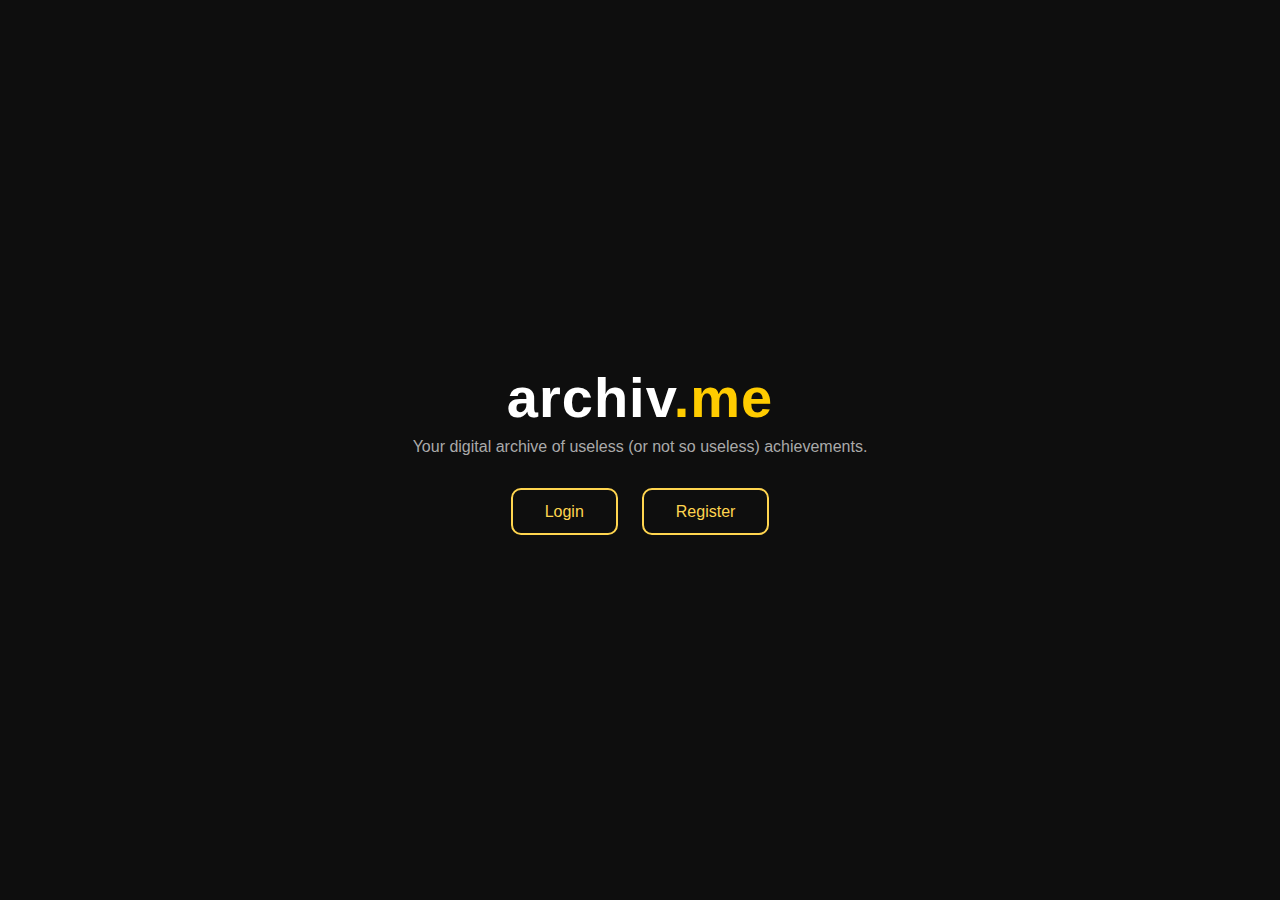
<file: legacyVersion/index.html>
<!DOCTYPE html>
<html lang="en">
<head>
  <meta charset="UTF-8" />
  <meta name="viewport" content="width=device-width, initial-scale=1.0" />
  <title>archiv.me | Welcome</title>
  <link rel="stylesheet" href="styles/index.css">
</head>

<body>
  <div class="container">
    <h1 class="logo">archiv<span>.me</span></h1>
    <p class="subtitle">Your digital archive of useless (or not so useless) achievements.</p>

    <div class="buttons">
      <button onclick="window.location.href='login.html'">Login</button>
      <button onclick="window.location.href='register.html'">Register</button>
    </div>
  </div>

  <script>
    document.addEventListener("DOMContentLoaded", () => {
      document.body.classList.add("loaded");
    });
  </script>
</body>
</html>
</file>
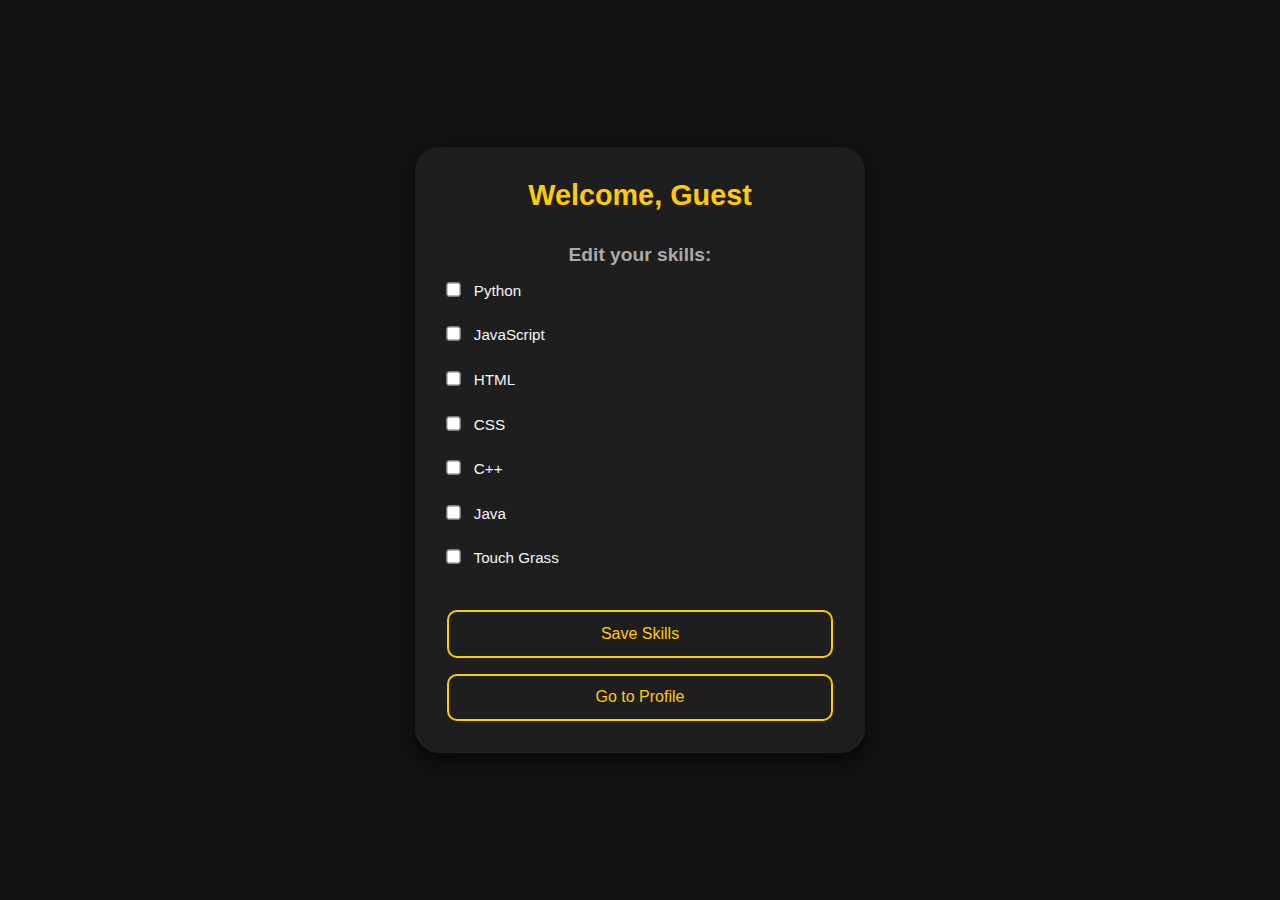
<file: dashboard.html>
<!DOCTYPE html>
<html lang="en">
<head>
  <meta charset="UTF-8">
  <meta name="viewport" content="width=device-width, initial-scale=1.0">
  <title>archiv.me | Dashboard</title>
  <link rel="stylesheet" href="styles/styleProfile.css">
</head>
<body>
  <div class="box">
    <h2>Welcome, <span id="usernameDisplay"></span></h2>
    
    <div id="badgesPreview"></div>

    <h3>Edit your skills:</h3>
    <form id="skillForm">
      <label><input type="checkbox" value="Python"> Python</label><br>
      <label><input type="checkbox" value="JavaScript"> JavaScript</label><br>
      <label><input type="checkbox" value="HTML"> HTML</label><br>
      <label><input type="checkbox" value="CSS"> CSS</label><br>
      <label><input type="checkbox" value="C++"> C++</label><br>
      <label><input type="checkbox" value="Java"> Java</label><br>
      <label><input type="checkbox" value="touchGrass"> Touch Grass</label><br>
      <button type="submit">Save Skills</button>
    </form>

    <button id="goProfile" style="margin-top:1rem;">Go to Profile</button>
  </div>

  <script>
    document.addEventListener("DOMContentLoaded", () => {
      document.body.classList.add("loaded");

      const currentUser = localStorage.getItem('currentUser');
      document.getElementById('usernameDisplay').textContent = currentUser || "Guest";

      const savedSkills = JSON.parse(localStorage.getItem(currentUser + '_skills')) || [];
      const form = document.getElementById('skillForm');
      const badgesPreview = document.getElementById('badgesPreview');

      function renderBadges(skills) {
        badgesPreview.innerHTML = '';
        skills.forEach(skill => {
          const img = document.createElement('img');
          img.src = `imgsTemp/${skill.toLowerCase().replace(/\s+/g, '-').replace(/\+/g,'p')}.png`;
          img.alt = skill;
          img.width = 48;
          img.height = 48;
          img.style.marginRight = '0.5rem';
          badgesPreview.appendChild(img);
        });
      }

      renderBadges(savedSkills);

      // Marcar checkboxes según skills guardadas
      form.querySelectorAll('input[type="checkbox"]').forEach(cb => {
        if (savedSkills.includes(cb.value)) cb.checked = true;
      });

      // Guardar cambios
      form.addEventListener('submit', (e) => {
        e.preventDefault();
        const selectedSkills = [];
        form.querySelectorAll('input[type="checkbox"]:checked').forEach(cb => {
          selectedSkills.push(cb.value);
        });

        localStorage.setItem(currentUser + '_skills', JSON.stringify(selectedSkills));
        renderBadges(selectedSkills);
        alert("Skills updated!");
      });

      // Botón "Go to Profile"
      document.getElementById('goProfile').addEventListener('click', () => {
        window.location.href = "profile.html";
      });
    });
  </script>
</body>
</html>
</file>
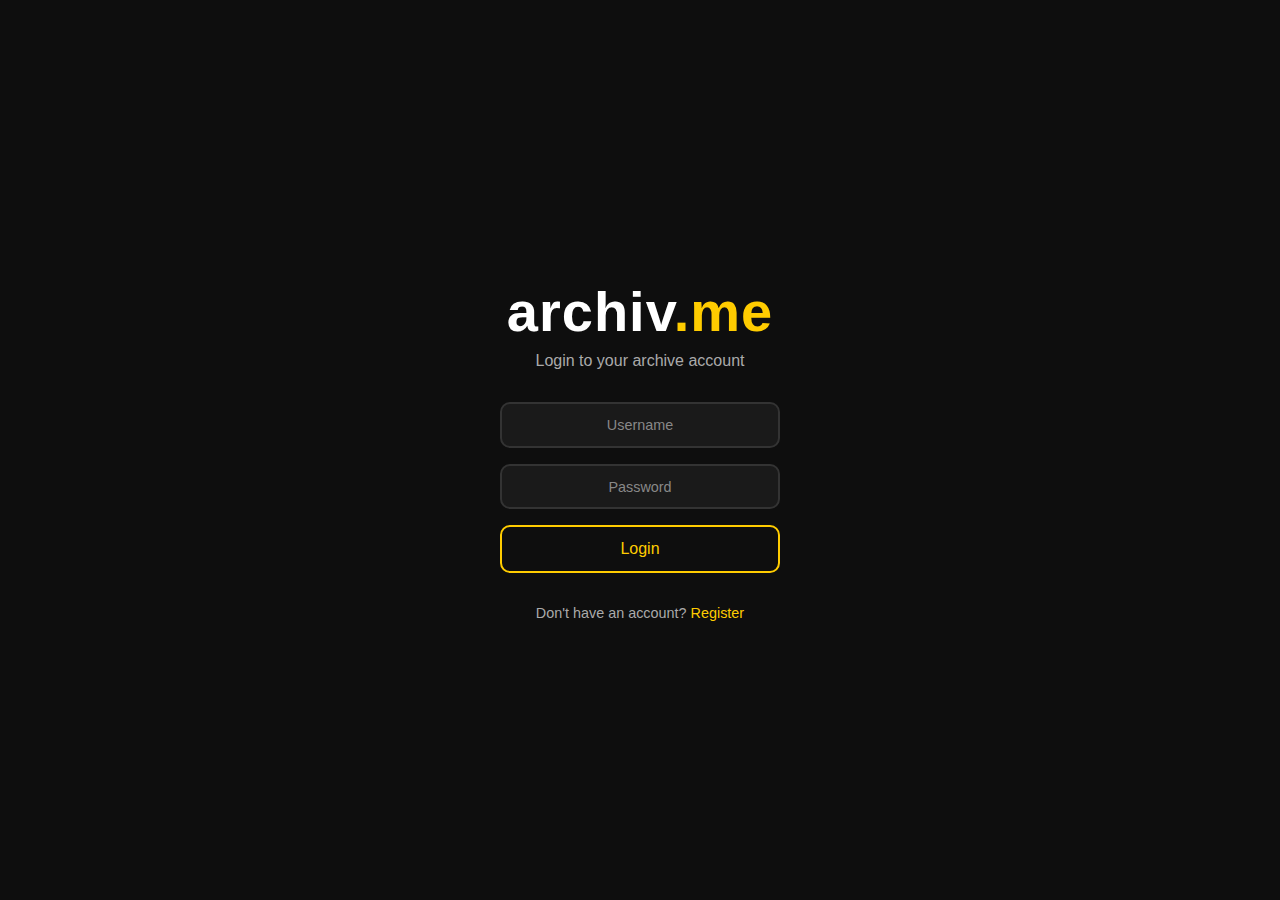
<file: login.html>
<!DOCTYPE html>
<html lang="en">
<head>
  <meta charset="UTF-8" />
  <meta name="viewport" content="width=device-width, initial-scale=1.0" />
  <title>archiv.me | Login</title>
  <link rel="stylesheet" href="styles/form.css">
</head>
<body>
  <div class="container">
    <h1 class="logo">archiv<span>.me</span></h1>
    <p class="subtitle">Login to your archive account</p>

    <form id="loginForm">
      <input type="text" id="username" placeholder="Username" required />
      <input type="password" id="password" placeholder="Password" required />
      <button type="submit">Login</button>
      <p class="redirect">Don't have an account? <a href="register.html">Register</a></p>
    </form>
  </div>

  <script>
    const form = document.getElementById('loginForm');

    form.addEventListener('submit', (e) => {
      e.preventDefault();

      const username = document.getElementById('username').value.trim();
      const password = document.getElementById('password').value;

      const storedData = JSON.parse(localStorage.getItem(username));

      if (!storedData) {
        alert("Username not found!");
        return;
      }

      if (storedData[1] !== password) {
        alert("Incorrect password!");
        return;
      }

      alert("Login successful!");
      // Guardamos username en localStorage para sesión temporal
      localStorage.setItem('currentUser', username);

      window.location.href = "dashboard.html";
    });

    // Fade-in igual que en index
    document.addEventListener("DOMContentLoaded", () => {
      document.body.classList.add("loaded");
    });
  </script>
</body>
</html>
</file>
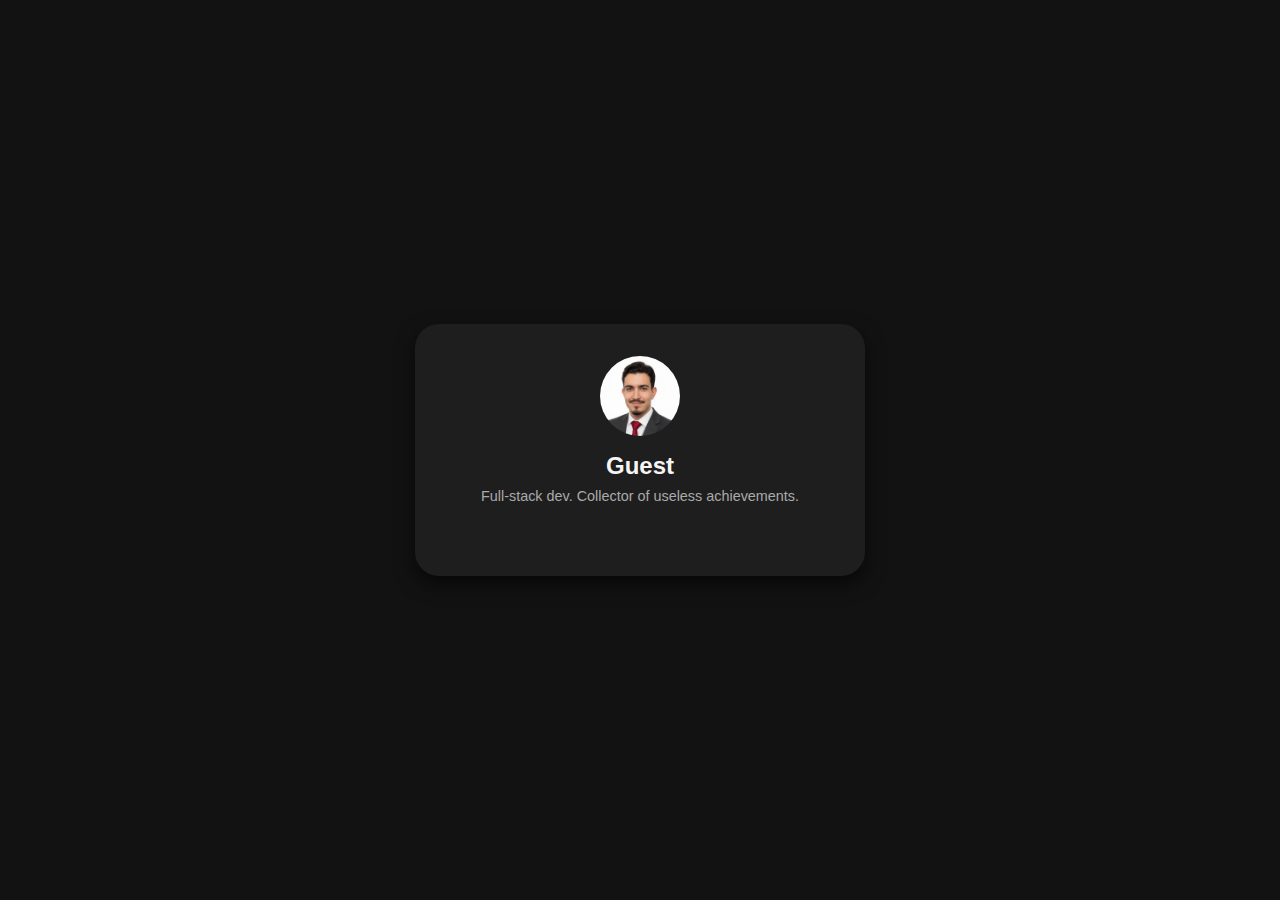
<file: profile.html>
<!DOCTYPE html>
<html lang="en">
<head>
    <meta charset="UTF-8">
    <meta name="viewport" content="width=device-width, initial-scale=1.0">
    <title>Archi</title>
    <link rel="stylesheet" href="styles/styleProfile.css">
</head>
<body>

    <script src="scripts/scriptprofile.js"></script>
    <div class="box">
        <div id="icon"></div>
        <div id="Name"></div>
        <div id="Bio">Full-stack dev. Collector of useless achievements.</div>
        
        <div id="Badges"></div>

        <!--Modal oculto-->
        <div id="modal" class="hidden">
            <div class="modal-content">
                <span id="closeBtn">&times;</span>
                <h2 id="skillName"></h2>
                <p id="skillDescription"></p>
                <div class="skill-level">
                    <span>Level:</span>
                    <div class="bar">
                        <div id="skillBar"></div>
                    </div>
                </div>
            </div>
        </div>
    </div>
    <script>
  document.addEventListener("DOMContentLoaded", () => {
    document.body.classList.add("loaded");
  });
</script>
</body>
</html>
</file>
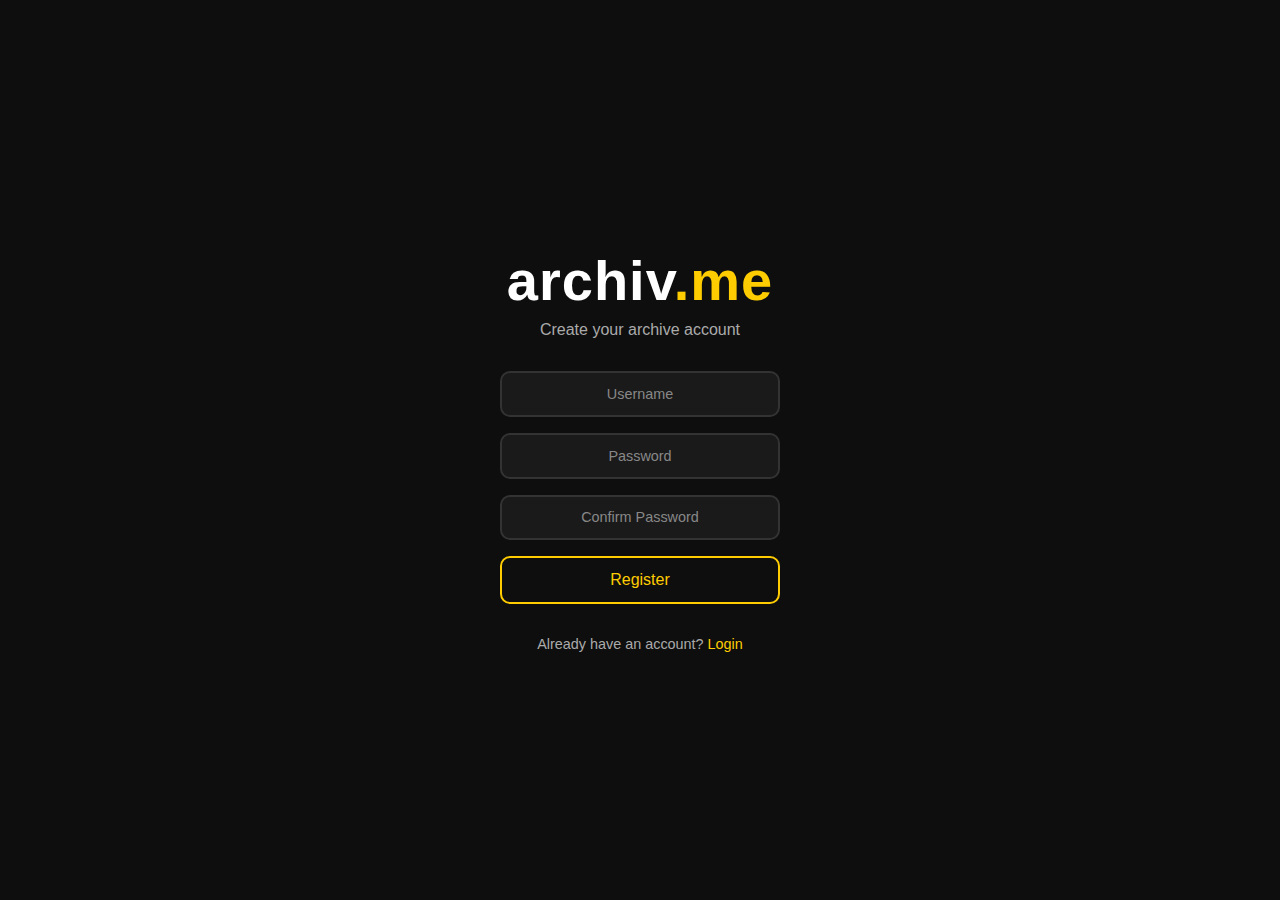
<file: register.html>
<!DOCTYPE html>
<html lang="en">
<head>
  <meta charset="UTF-8" />
  <meta name="viewport" content="width=device-width, initial-scale=1.0" />
  <title>archiv.me | Register</title>
  <link rel="stylesheet" href="styles/form.css">
</head>
<body>
  <div class="container">
    <h1 class="logo">archiv<span>.me</span></h1>
    <p class="subtitle">Create your archive account</p>

    <form id="registerForm">
      <input type="text" id="username" placeholder="Username" required />
      <input type="password" id="password" placeholder="Password" required />
      <input type="password" id="confirmPassword" placeholder="Confirm Password" required />
      <button type="submit">Register</button>
      <p class="redirect">Already have an account? <a href="login.html">Login</a></p>
    </form>
  </div>

  <script>
    const form = document.getElementById('registerForm');

    form.addEventListener('submit', (e) => {
      e.preventDefault();
    
      const username = document.getElementById('username').value.trim();
      const password = document.getElementById('password').value;
      const confirmPassword = document.getElementById('confirmPassword').value;

      if (password !== confirmPassword) {
        alert("Passwords do not match!");
        return;
      }

      if (localStorage.getItem(username)) {
        alert("Username already exists!");
        return;
      }

      // Guardamos usuario: clave = username, valor = [username, password]
      localStorage.setItem(username, JSON.stringify([username, password]));

      alert("Account created successfully!");
      window.location.href = "login.html";
    });
  </script>
  <script>
  document.addEventListener("DOMContentLoaded", () => {
    document.body.classList.add("loaded");
  });
</script>

</body>
</html>
</file>
<file: legacyVersion/styles/index.css>
/* Reset básico */
* {
  margin: 0;
  padding: 0;
  box-sizing: border-box;
}

body {
  background-color: #0e0e0e;
  color: #fff;
  font-family: "Poppins", sans-serif;
  display: flex;
  justify-content: center;
  align-items: center;
  height: 100vh;
  opacity: 0;
  transition: opacity 1s ease-in-out;
}

body.loaded {
  opacity: 1;
}

.container {
  text-align: center;
}

.logo {
  font-size: 3.5rem;
  font-weight: 700;
  letter-spacing: 1px;
  margin-bottom: 0.5rem;
}

.logo span {
  color: #ffcc00;
}

.subtitle {
  font-size: 1rem;
  color: #aaa;
  margin-bottom: 2rem;
}

.buttons {
  display: flex;
  justify-content: center;
  gap: 1.5rem;
}

button {
  background: none;
  border: 2px solid #ffd54f;
  color: #ffd54f;
  padding: 0.8rem 2rem;
  font-size: 1rem;
  border-radius: 10px;
  cursor: pointer;
  transition: all 0.3s ease;
}

button:hover {
  background-color: #ffd54f;
  color: #0e0e0e;
  box-shadow: 0 0 10px #ffd54f, 0 0 20px #ffd54f;
  transform: translateY(-3px);
}
</file>
<file: styles/styleProfile.css>
/* Reset básico */
* {
  margin: 0;
  padding: 0;
  box-sizing: border-box;
}

body {
  display: flex;
  justify-content: center;
  align-items: center;
  min-height: 100vh;
  background-color: #121212;
  font-family: 'Poppins', sans-serif;
  color: #f5f5f5;
  opacity: 0;
  transition: opacity 1s ease-in-out;
}

body.loaded {
  opacity: 1;
}

/* Animación fade-up */
@keyframes fadeUp {
  0% {
    opacity: 0;
    transform: translateY(30px);
  }
  100% {
    opacity: 1;
    transform: translateY(0);
  }
}

.box {
  background: #1e1e1e;
  padding: 2rem;
  border-radius: 1.5rem;
  box-shadow: 0 8px 20px rgba(0, 0, 0, 0.6);
  max-width: 450px;
  width: 100%;
  text-align: center;
  animation: fadeUp 0.8s ease-out forwards;
}

h2, h3 {
  margin-bottom: 1rem;
}

h2 {
  font-size: 1.8rem;
  color: #ffcc00;
}

h3 {
  font-size: 1.2rem;
  color: #aaa;
}

p {
  margin-bottom: 1rem;
  color: #aaa;
}

#badgesPreview, #Badges {
  display: flex;
  flex-wrap: wrap;
  gap: 0.6rem;
  justify-content: center;
  margin-bottom: 1rem;
}

.badge img, #badgesPreview img {
  width: 48px;
  height: 48px;
  cursor: pointer;
  transition: transform 0.2s;
}

.badge img:hover, #badgesPreview img:hover {
  transform: scale(1.1);
}

/* Formulario de skills */
form {
  text-align: left;
  margin-top: 1rem;
}

label {
  display: block;
  margin-bottom: 0.6rem;
  font-size: 0.95rem;
  cursor: pointer;
}

input[type="checkbox"] {
  margin-right: 0.6rem;
  transform: scale(1.1);
}

button {
  margin-top: 1rem;
  width: 100%;
  background: none;
  border: 2px solid #ffcc00;
  color: #ffcc00;
  padding: 0.8rem;
  font-size: 1rem;
  border-radius: 10px;
  cursor: pointer;
  transition: all 0.3s ease;
}

button:hover {
  background-color: #ffcc00;
  color: #121212;
  box-shadow: 0 0 10px #ffcc00, 0 0 20px #ffcc00;
  transform: translateY(-2px);
}

/* Modal */
#modal {
  position: fixed;
  top: 0;
  left: 0;
  width: 100%;
  height: 100%;
  background: rgba(0,0,0,0.6);
  display: flex;
  justify-content: center;
  align-items: center;
  z-index: 1000;
}

.hidden {
  display: none !important;
}

.modal-content {
  background: #1e1e1e;
  color: #fff;
  padding: 2rem;
  border-radius: 1rem;
  max-width: 400px;
  width: 90%;
  text-align: center;
  position: relative;
  animation: fadeUp 0.4s ease-out;
}

#closeBtn {
  position: absolute;
  top: 12px;
  right: 18px;
  font-size: 1.5rem;
  cursor: pointer;
}

/* Barra de nivel */
.skill-level {
  margin-top: 1rem;
  text-align: left;
}

.bar {
  width: 100%;
  height: 12px;
  background: #333;
  border-radius: 6px;
  overflow: hidden;
  margin-top: 0.5rem;
}

#skillBar {
  height: 100%;
  width: 0%;
  background: #4caf50;
  transition: width 0.6s ease-out;
}

/* Icono de perfil */
#icon {
  width: 80px;
  height: 80px;
  margin: 0 auto 1rem;
  border-radius: 50%;
  background: url("../imgsTemp/iconpfp.png") center/cover no-repeat;
}

/* Nombre y bio */
#Name {
  font-size: 1.5rem;
  font-weight: bold;
  margin-bottom: 0.5rem;
}

#Bio {
  font-size: 0.9rem;
  color: #aaa;
  margin-bottom: 1.5rem;
}
</file>
<file: styles/form.css>
/* Reset básico */
* {
  margin: 0;
  padding: 0;
  box-sizing: border-box;
}

body {
  background-color: #0e0e0e; /* fondo oscuro */
  color: #fff;
  font-family: "Poppins", sans-serif;
  display: flex;
  justify-content: center;
  align-items: center;
  height: 100vh;
  opacity: 0; /* fade-in inicial */
  transition: opacity 1s ease-in-out;
}

body.loaded {
  opacity: 1;
}

.container {
  text-align: center;
}

.logo {
  font-size: 3.5rem;
  font-weight: 700;
  letter-spacing: 1px;
  margin-bottom: 0.5rem;
}

.logo span {
  color: #ffcc00;
}

.subtitle {
  font-size: 1rem;
  color: #aaa;
  margin-bottom: 2rem;
}

form {
  display: flex;
  flex-direction: column;
  gap: 1rem;
  width: 280px;
  margin: 0 auto;
}

input {
  background-color: #1a1a1a;  /* un poco más claro que el body */
  border: 2px solid #333;     /* borde visible */
  color: #fff;                /* texto visible */
  padding: 0.8rem;
  border-radius: 10px;
  text-align: center;
  font-size: 0.9rem;
  transition: all 0.3s ease;
}

input::placeholder {
  color: #888; /* placeholder visible */
}

input:focus {
  border-color: #ffcc00; 
  outline: none;
  box-shadow: 0 0 10px #ffcc00;
}

button {
  background: none;
  border: 2px solid #ffcc00;
  color: #ffcc00;
  padding: 0.8rem 2rem;
  font-size: 1rem;
  border-radius: 10px;
  cursor: pointer;
  transition: all 0.3s ease;
}

button:hover {
  background-color: #ffcc00;
  color: #0e0e0e;
  box-shadow: 0 0 10px #ffcc00, 0 0 20px #ffcc00;
  transform: translateY(-3px);
}

.redirect {
  margin-top: 1rem;
  color: #aaa;
  font-size: 0.9rem;
}

.redirect a {
  color: #ffcc00;
  text-decoration: none;
}

.redirect a:hover {
  text-decoration: underline;
}
</file>
